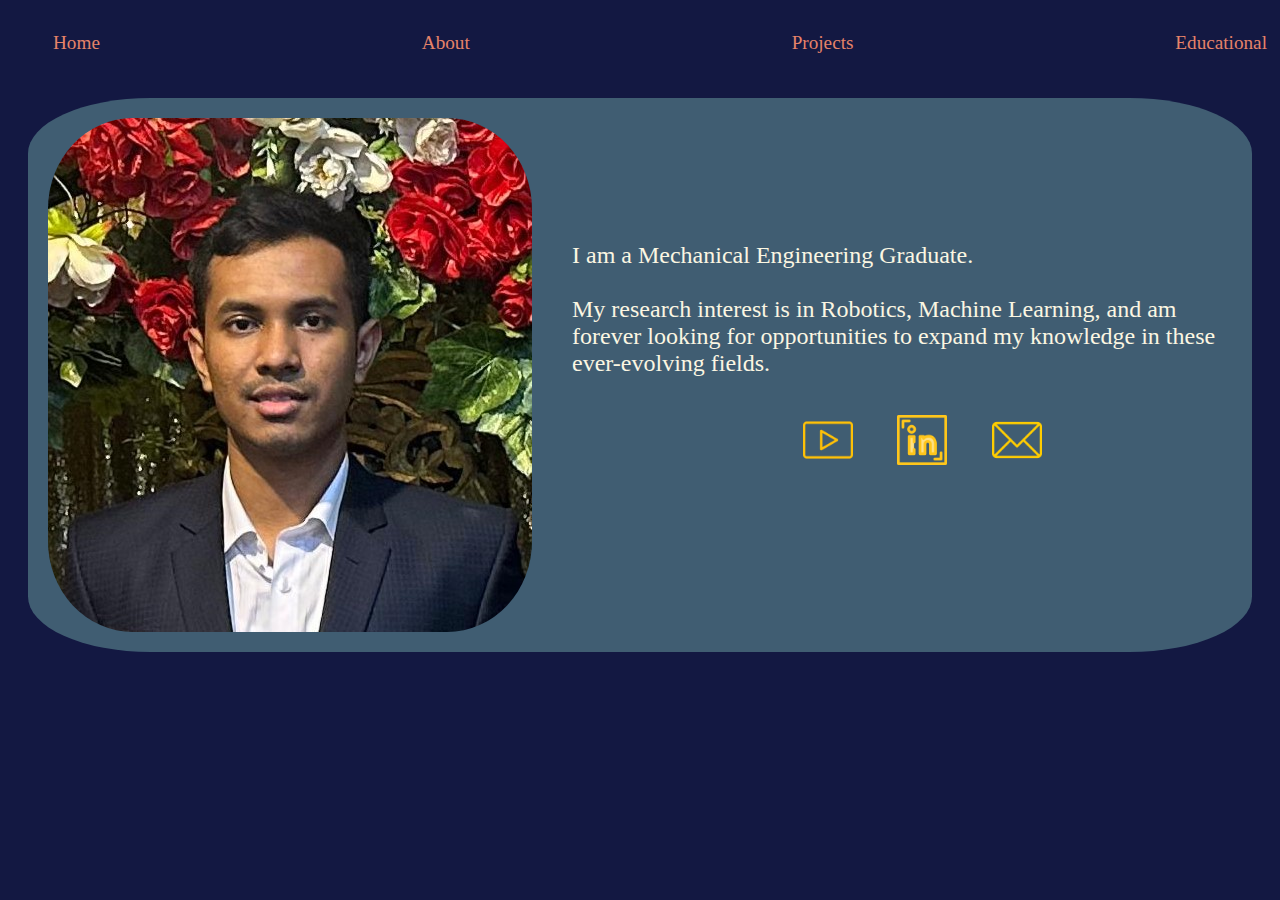
<file: index.html>
<!DOCTYPE html>
<html lang="en">
  <head>
    <meta charset="UTF-8" />
    <meta name="viewport" content="width=device-width, initial-scale=1.0" />
    <title>Document</title>
    <link rel="stylesheet" href="style.css" />
  </head>
  <body>
    <div id="navbar">
      <ul>
        <li><a href="index.html">Home</a></li>
        <li><a href="about.html">About</a></li>
        <li><a href="project.html">Projects</a></li>
        <li><a href="educational.html">Educational</a></li>
      </ul>
    </div>
    <div id="myself">
      <img src="profile_pic.jpeg" alt="profile pic" id="proPic" />
      <div id="ShortDes">
        I am a Mechanical Engineering Graduate.
        <br /><br />
        My research interest is in Robotics, Machine Learning, and am forever looking for opportunities to expand my knowledge in these ever-evolving fields.
        <div id="contact">
          <ul>
            <li>
              <a href="https://youtube.com/@arifulhoque8555?si=zOvQ-15gMujvr2tL"><img src="video.png" alt="YouTube" height="50px" /></a>
            </li>
            <li>
              <a href="https://www.linkedin.com/in/ariful-hoque-271975197/"><img src="linkedin.png" alt="LinkedIn" height="50px" /></a>
            </li>
            <li>
              <a href="ariful.hoque0607@gmail.com"><img src="email.png" alt="LinkedIn" height="50px" /></a>
            </li>
          </ul>
        </div>
      </div>
    </div>
  </body>
</html>
</file>
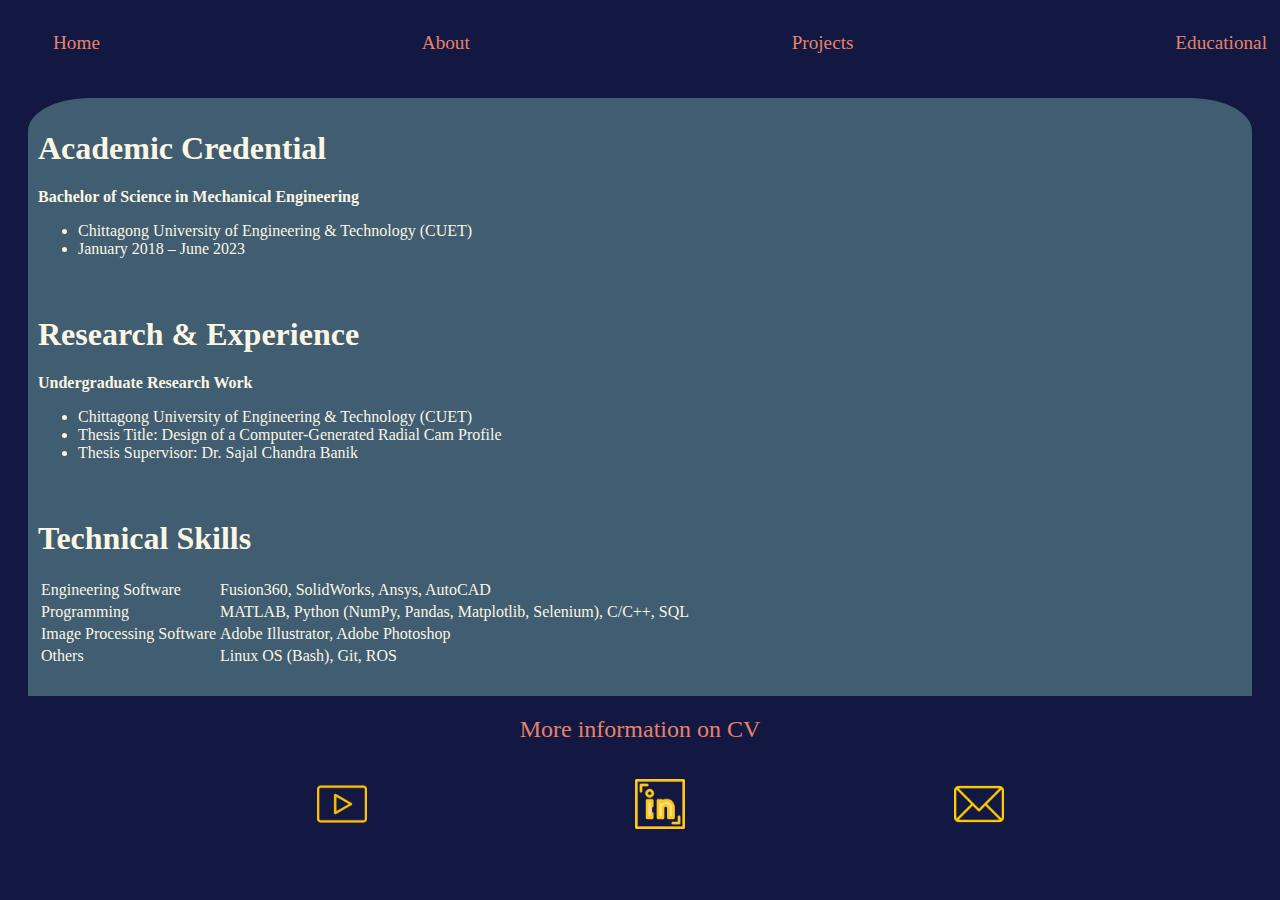
<file: about.html>
<!DOCTYPE html>
<html lang="en">
  <head>
    <meta charset="UTF-8" />
    <meta name="viewport" content="width=device-width, initial-scale=1.0" />
    <title>Document</title>
    <link rel="stylesheet" href="style.css" />
  </head>
  <body>
    <div id="navbar">
      <ul>
        <li><a href="index.html">Home</a></li>
        <li><a href="about.html">About</a></li>
        <li><a href="project.html">Projects</a></li>
        <li><a href="educational.html">Educational</a></li>
      </ul>
    </div>
    <main id="about">
      <section>
        <h1 class="heading">Academic Credential</h1>
        <b>Bachelor of Science in Mechanical Engineering</b>
        <ul>
          <li>Chittagong University of Engineering & Technology (CUET)</li>
          <li>January 2018 – June 2023</li>
        </ul>
      </section>
      <section>
        <h1 class="heading">Research & Experience</h1>
        <b>Undergraduate Research Work</b>
        <ul>
          <li>Chittagong University of Engineering & Technology (CUET)</li>
          <li>Thesis Title: Design of a Computer-Generated Radial Cam Profile</li>
          <li>Thesis Supervisor: Dr. Sajal Chandra Banik</li>
        </ul>
      </section>
      <section>
        <h1 class="heading">Technical Skills</h1>
        <table>
          <tr>
            <td>Engineering Software</td>
            <td>Fusion360, SolidWorks, Ansys, AutoCAD</td>
          </tr>
          <tr>
            <td>Programming</td>
            <td>MATLAB, Python (NumPy, Pandas, Matplotlib, Selenium), C/C++, SQL</td>
          </tr>
          <tr>
            <td>Image Processing Software</td>
            <td>Adobe Illustrator, Adobe Photoshop</td>
          </tr>
          <tr>
            <td>Others</td>
            <td>Linux OS (Bash), Git, ROS</td>
          </tr>
        </table>
      </section>
      <br />
      <div id="CV" style="text-align: center; font-size: x-large; color: #e68369">
        <a href="https://drive.google.com/file/d/10_VwWmA7o7K1Wgq_h7ctmRT0Pod4khvH/view?usp=sharing">More information on CV</a>
      </div>
    </main>
    <footer>
      <div>
        <ul>
          <li>
            <a href="https://youtube.com/@arifulhoque8555?si=zOvQ-15gMujvr2tL"><img src="video.png" alt="YouTube" height="50px" /></a>
          </li>
          <li>
            <a href="https://www.linkedin.com/in/ariful-hoque-271975197/"><img src="linkedin.png" alt="LinkedIn" height="50px" /></a>
          </li>
          <li>
            <a href="ariful.hoque0607@gmail.com"><img src="email.png" alt="Email" height="50px" /></a>
          </li>
        </ul>
      </div>
    </footer>
  </body>
</html>
</file>
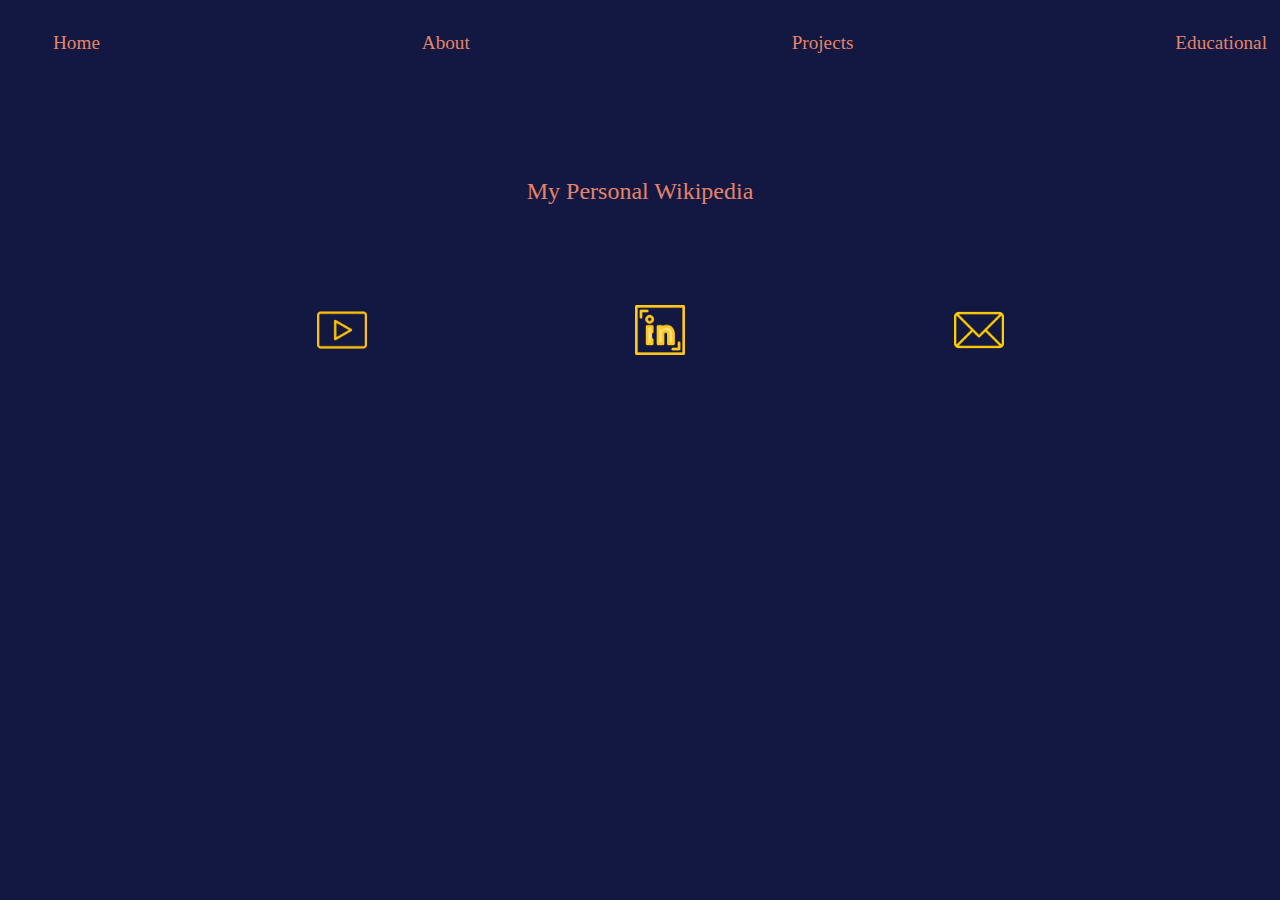
<file: educational.html>
<!DOCTYPE html>
<html lang="en">
  <head>
    <meta charset="UTF-8" />
    <meta name="viewport" content="width=device-width, initial-scale=1.0" />
    <title>Document</title>
    <link rel="stylesheet" href="style.css" />
  </head>
  <body>
    <div id="navbar">
      <ul>
        <li><a href="index.html">Home</a></li>
        <li><a href="about.html">About</a></li>
        <li><a href="project.html">Projects</a></li>
        <li><a href="educational.html">Educational</a></li>
      </ul>
    </div>
    <div style="font-size: x-large; text-align: center; margin: 100px 0px 100px 0px"><a href="https://personal-wiki.up.railway.app/">My Personal Wikipedia</a></div>
    <footer>
      <div>
        <ul>
          <li>
            <a href="https://youtube.com/@arifulhoque8555?si=zOvQ-15gMujvr2tL"><img src="video.png" alt="YouTube" height="50px" /></a>
          </li>
          <li>
            <a href="https://www.linkedin.com/in/ariful-hoque-271975197/"><img src="linkedin.png" alt="LinkedIn" height="50px" /></a>
          </li>
          <li>
            <a href="ariful.hoque0607@gmail.com"><img src="email.png" alt="Email" height="50px" /></a>
          </li>
        </ul>
      </div>
    </footer>
  </body>
</html>
</file>
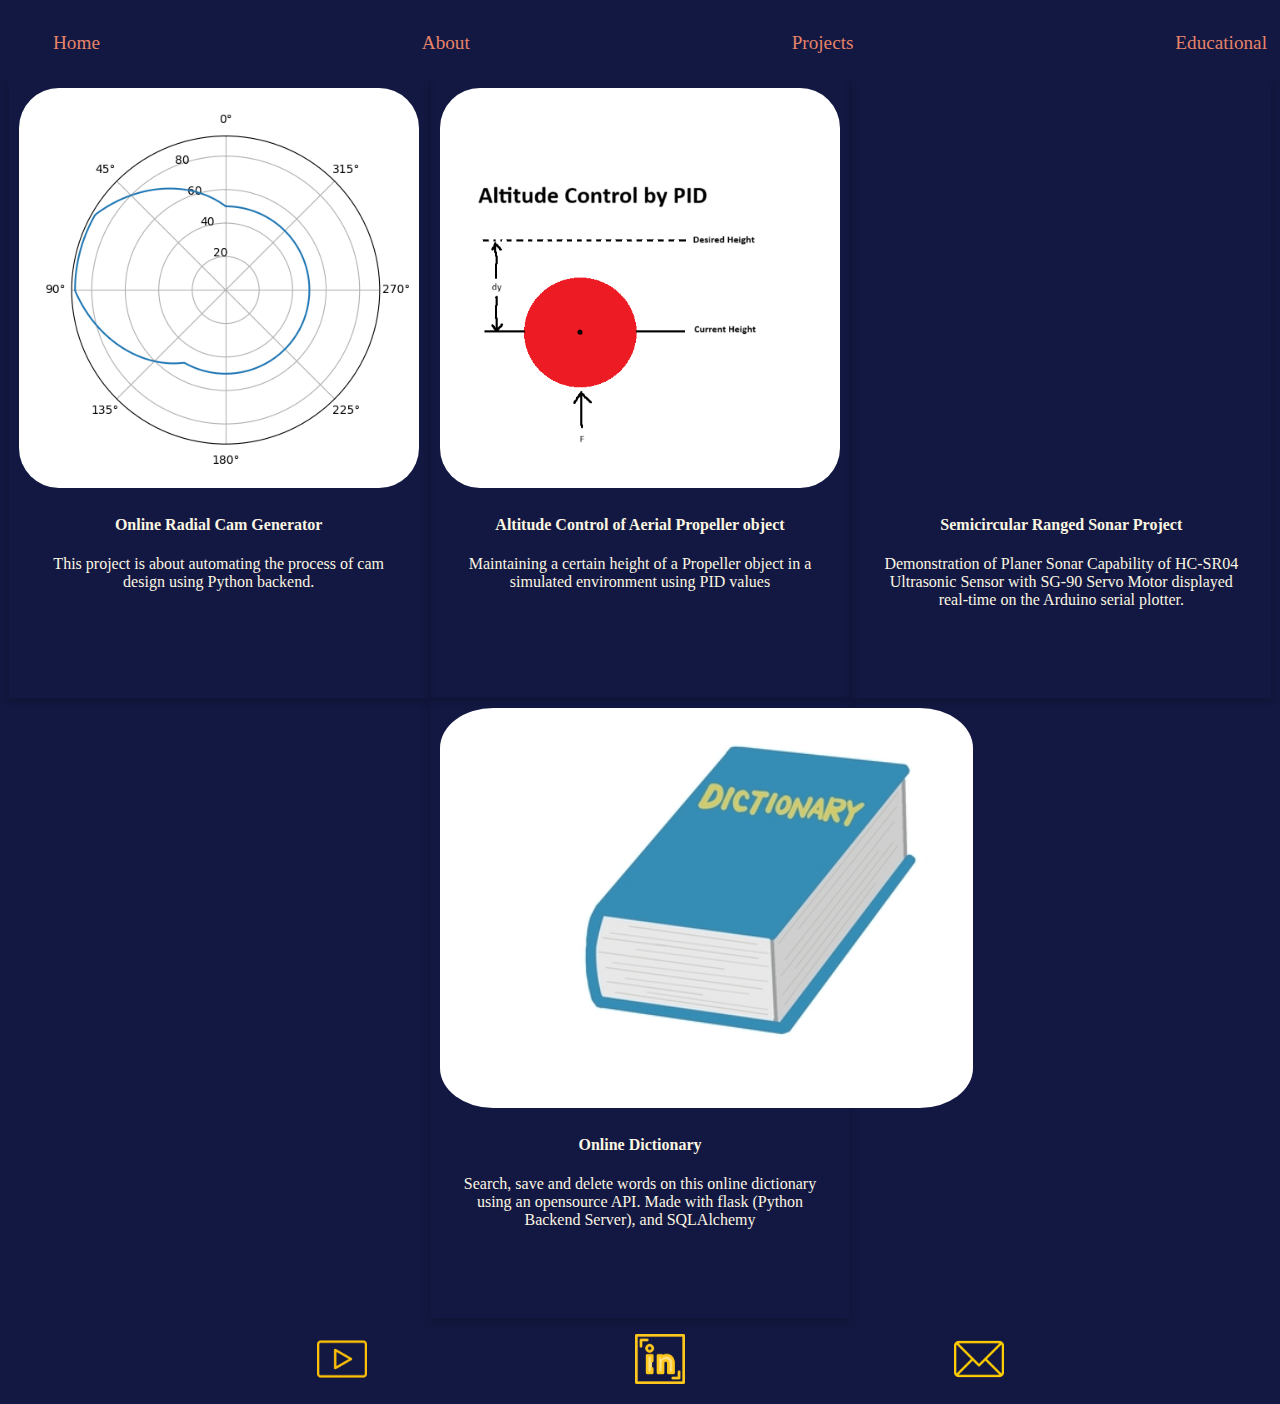
<file: project.html>
<!DOCTYPE html>
<html lang="en">
  <head>
    <meta charset="UTF-8" />
    <meta name="viewport" content="width=device-width, initial-scale=1.0" />
    <title>Document</title>
    <link rel="stylesheet" href="style.css" />
  </head>
  <body>
    <div id="navbar">
      <ul>
        <li><a href="index.html">Home</a></li>
        <li><a href="about.html">About</a></li>
        <li><a href="project.html">Projects</a></li>
        <li><a href="educational.html">Educational</a></li>
      </ul>
    </div>
    <main>
      <div id="Projects">
        <a href="http://cam-3.glitch.me/">
          <div class="card">
            <img src="cam.png" alt="Cam Profile" />
            <div class="container">
              <h4><b>Online Radial Cam Generator</b></h4>
              <p>This project is about automating the process of cam design using Python backend.</p>
            </div>
          </div>
        </a>

        <a href="https://youtu.be/1LntSS6zBLE">
          <div class="card">
            <img src="altcontrol.png" alt="Altitude Control" />
            <div class="container">
              <h4><b>Altitude Control of Aerial Propeller object</b></h4>
              <p>Maintaining a certain height of a Propeller object in a simulated environment using PID values</p>
            </div>
          </div>
        </a>

        <div class="card">
          <iframe
            width="400"
            height="400"
            src="https://www.youtube.com/embed/OmGxD9wP0wg"
            title="Semi circular ranged simple SONAR using Arduino"
            frameborder="0"
            allow="accelerometer; autoplay; clipboard-write; encrypted-media; gyroscope; picture-in-picture; web-share"
            referrerpolicy="strict-origin-when-cross-origin"
            allowfullscreen
          ></iframe>
          <div class="container">
            <h4><b>Semicircular Ranged Sonar Project</b></h4>
            <p>Demonstration of Planer Sonar Capability of HC-SR04 Ultrasonic Sensor with SG-90 Servo Motor displayed real-time on the Arduino serial plotter.</p>
          </div>
        </div>
        <div id="Projects">
        <a href="https://dicti0nary.up.railway.app">
          <div class="card">
            <img src="dictionary.jpeg" alt="Dictionary_pic" />
            <div class="container">
              <h4><b>Online Dictionary</b></h4>
              <p>Search, save and delete words on this online dictionary using an opensource API. Made with flask (Python Backend Server), and SQLAlchemy</p>
            </div>
          </div>
        </a>
      </div>
    </main>

    <footer>
      <div>
        <ul>
          <li>
            <a href="https://youtube.com/@arifulhoque8555?si=zOvQ-15gMujvr2tL"><img src="video.png" alt="YouTube" height="50px" /></a>
          </li>
          <li>
            <a href="https://www.linkedin.com/in/ariful-hoque-271975197/"><img src="linkedin.png" alt="LinkedIn" height="50px" /></a>
          </li>
          <li>
            <a href="ariful.hoque0607@gmail.com"><img src="email.png" alt="Email" height="50px" /></a>
          </li>
        </ul>
      </div>
    </footer>
  </body>
</html>
</file>
<file: style.css>
body {
  background-color: #131842;
  color: #fbf6e2;
}
#navbar {
  font-size: larger;
  background-color: #131842;
  padding: 5px;
  border: 5px 0px 20px 0px;
  position: sticky;
  top: 0px;
}
#navbar ul {
  display: flex;
  justify-content: space-between;
}

footer ul {
  display: flex;
  justify-content: space-evenly;
}

a {
  color: #e68369;
  text-decoration: none;
}

footer ul li {
  list-style-type: none;
  display: inline-block;
}

#navbar li {
  list-style-type: none;
  display: inline-block;
}

#myself {
  background-color: #405d72;
  border-radius: 10%;
  margin: 20px 20px 0px 20px;
  display: flex;
  flex-direction: row;
}

#about {
  background-color: #405d72;
  border-radius: 5%;
  margin: 20px 20px 0px 20px;
  display: flex;
  flex-direction: column;
}
section {
  padding: 10px;
}
#CV {
  background-color: #131842;
  padding: 20px;
}
#Projects {
  display: flex;
  flex-wrap: wrap;
  justify-content: space-around;
  align-items: center;
}

.card {
  box-shadow: 0 4px 8px 0 rgba(0, 0, 0, 0.2);
  transition: 0.3s;
  padding: 10px;
  width: 400px;
  height: 600px;
  text-align: center;
}

#Projects a {
  color: #fbf6e2;
  text-decoration: none;
}

.card img {
  height: 400px;
  border-radius: 10%;
}

.card:hover {
  box-shadow: 0 8px 16px 0 rgba(0, 0, 0, 0.2);
}

.container {
  padding: 2px 16px;
}

#proPic {
  border-radius: 20%;
  padding: 20px;
}

#ShortDes {
  font-size: x-large;
  color: #fbf6e2;
  align-self: center;
  margin: 20px;
}

#contact {
  display: flex;
  justify-content: space-evenly;
  align-items: center;
  font-size: large;
  color: #fbf6e2;
}

#contact li {
  margin: 20px;
  display: inline-block;
}

@media screen and (max-width: 900px) {
  #myself {
    display: flex;
    flex-direction: column;
  }
  #navbar {
    font-size: medium;
  }
  #shortDes {
    font-size: xx-large;
  }
}
</file>
